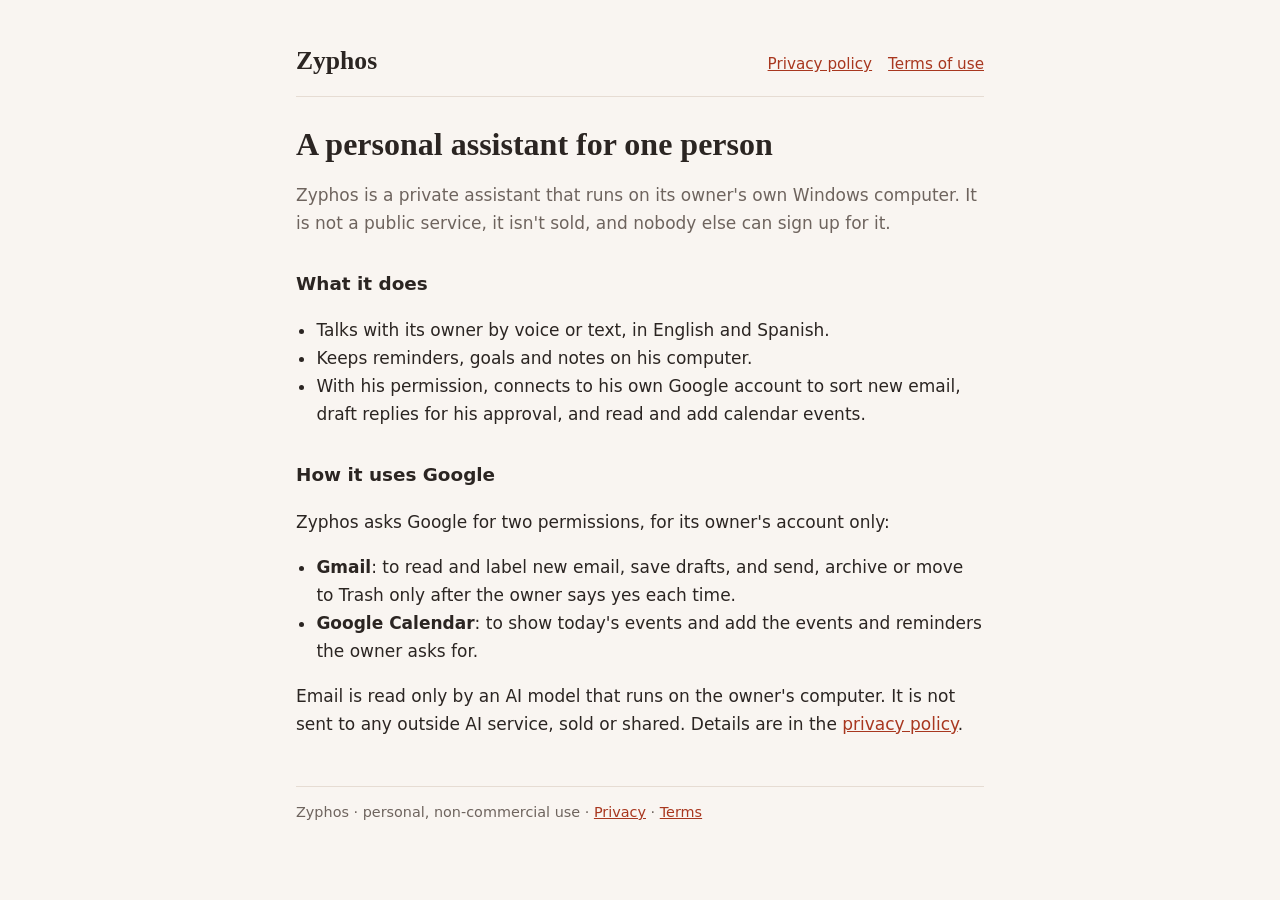
<file: index.html>
<!doctype html>
<html lang="en">
<head>
<meta charset="utf-8">
<meta name="viewport" content="width=device-width,initial-scale=1">
<title>Zyphos — a personal assistant</title>
<meta name="description" content="Zyphos is a private, personal assistant that runs on its owner's own computer.">
<link rel="stylesheet" href="style.css">
</head>
<body>
<main>
<header>
  <a class="brand" href="./">Zyphos</a>
  <nav><a href="privacy.html">Privacy policy</a><a href="terms.html">Terms of use</a></nav>
</header>

<h1>A personal assistant for one person</h1>
<p class="muted">Zyphos is a private assistant that runs on its owner's own Windows computer. It is not a public service, it isn't sold, and nobody else can sign up for it.</p>

<h2>What it does</h2>
<ul>
  <li>Talks with its owner by voice or text, in English and Spanish.</li>
  <li>Keeps reminders, goals and notes on his computer.</li>
  <li>With his permission, connects to his own Google account to sort new email, draft replies for his approval, and read and add calendar events.</li>
</ul>

<h2>How it uses Google</h2>
<p>Zyphos asks Google for two permissions, for its owner's account only:</p>
<ul>
  <li><b>Gmail</b>: to read and label new email, save drafts, and send, archive or move to Trash only after the owner says yes each time.</li>
  <li><b>Google Calendar</b>: to show today's events and add the events and reminders the owner asks for.</li>
</ul>
<p>Email is read only by an AI model that runs on the owner's computer. It is not sent to any outside AI service, sold or shared. Details are in the <a href="privacy.html">privacy policy</a>.</p>


<footer>Zyphos · personal, non-commercial use · <a href="privacy.html">Privacy</a> · <a href="terms.html">Terms</a></footer>
</main>
</body>
</html>
</file>
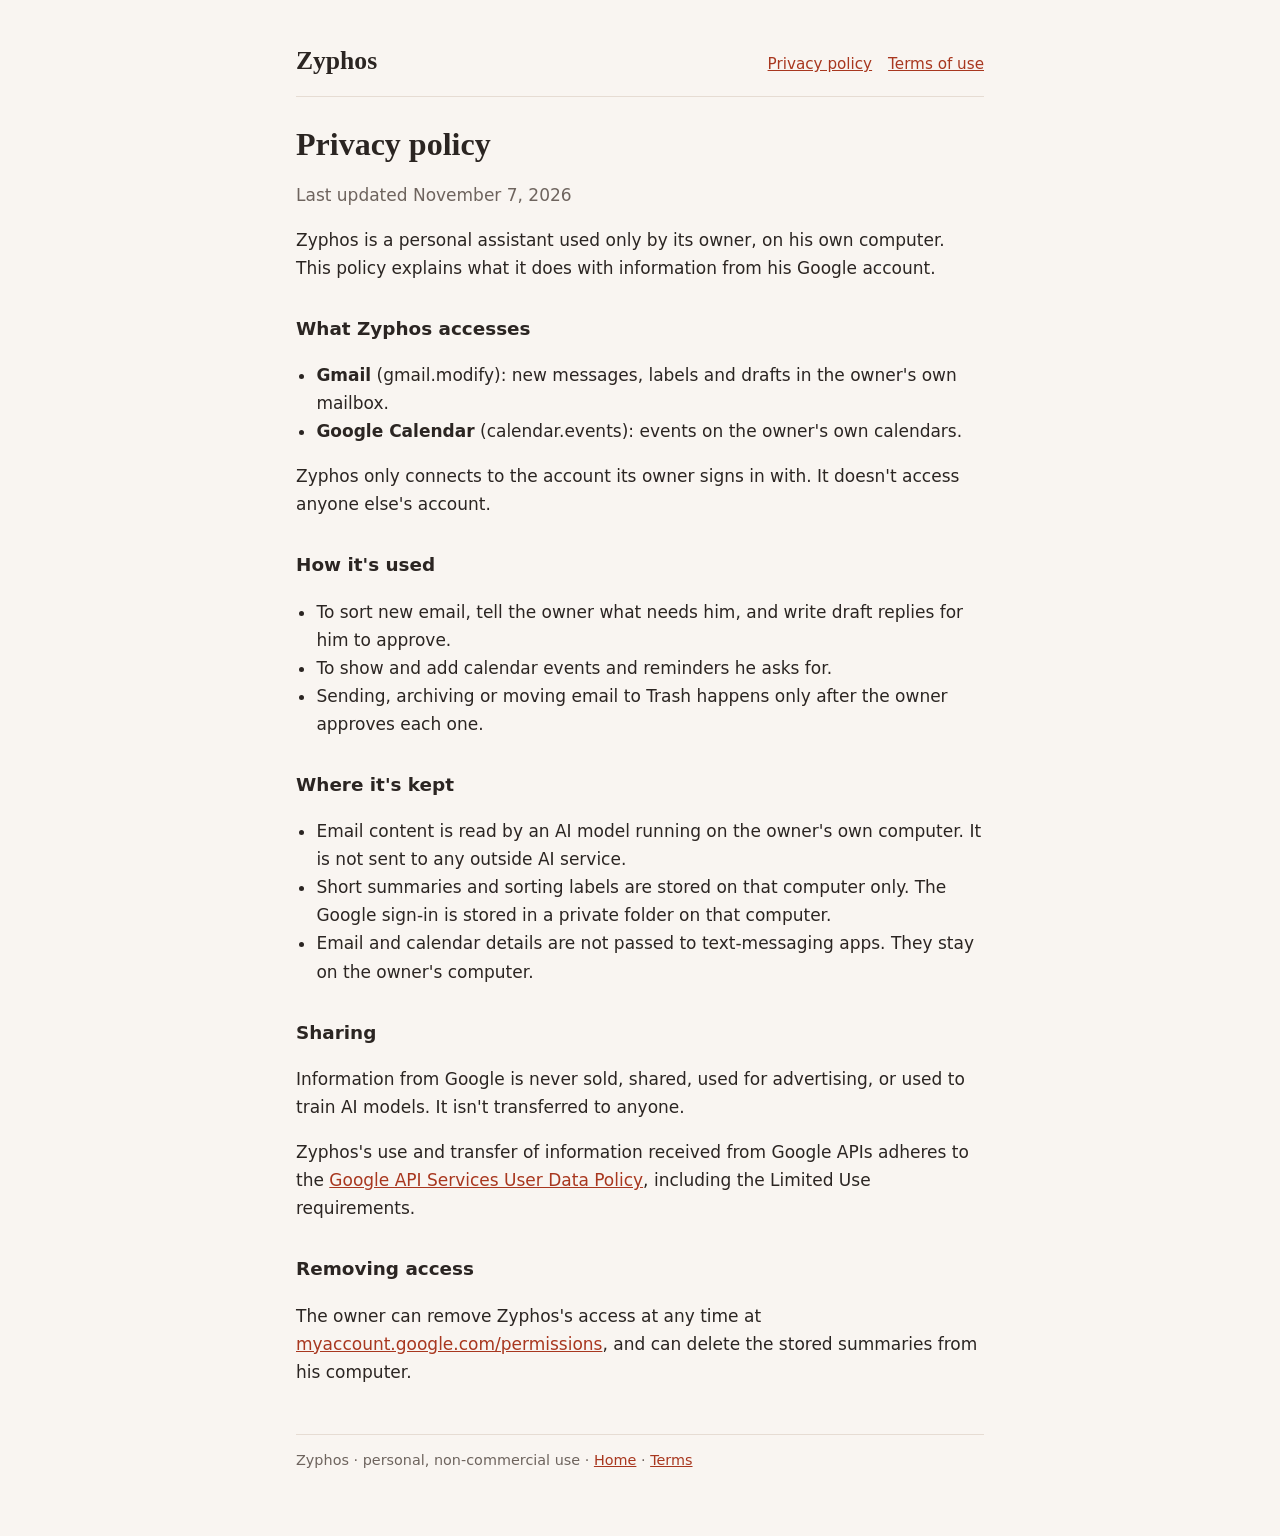
<file: privacy.html>
<!doctype html>
<html lang="en">
<head>
<meta charset="utf-8">
<meta name="viewport" content="width=device-width,initial-scale=1">
<title>Zyphos — Privacy policy</title>
<link rel="stylesheet" href="style.css">
</head>
<body>
<main>
<header>
  <a class="brand" href="./">Zyphos</a>
  <nav><a href="privacy.html">Privacy policy</a><a href="terms.html">Terms of use</a></nav>
</header>

<h1>Privacy policy</h1>
<p class="muted">Last updated November 7, 2026</p>

<p>Zyphos is a personal assistant used only by its owner, on his own computer. This policy explains what it does with information from his Google account.</p>

<h2>What Zyphos accesses</h2>
<ul>
  <li><b>Gmail</b> (gmail.modify): new messages, labels and drafts in the owner's own mailbox.</li>
  <li><b>Google Calendar</b> (calendar.events): events on the owner's own calendars.</li>
</ul>
<p>Zyphos only connects to the account its owner signs in with. It doesn't access anyone else's account.</p>

<h2>How it's used</h2>
<ul>
  <li>To sort new email, tell the owner what needs him, and write draft replies for him to approve.</li>
  <li>To show and add calendar events and reminders he asks for.</li>
  <li>Sending, archiving or moving email to Trash happens only after the owner approves each one.</li>
</ul>

<h2>Where it's kept</h2>
<ul>
  <li>Email content is read by an AI model running on the owner's own computer. It is not sent to any outside AI service.</li>
  <li>Short summaries and sorting labels are stored on that computer only. The Google sign-in is stored in a private folder on that computer.</li>
  <li>Email and calendar details are not passed to text-messaging apps. They stay on the owner's computer.</li>
</ul>

<h2>Sharing</h2>
<p>Information from Google is never sold, shared, used for advertising, or used to train AI models. It isn't transferred to anyone.</p>
<p>Zyphos's use and transfer of information received from Google APIs adheres to the <a href="https://developers.google.com/terms/api-services-user-data-policy">Google API Services User Data Policy</a>, including the Limited Use requirements.</p>

<h2>Removing access</h2>
<p>The owner can remove Zyphos's access at any time at <a href="https://myaccount.google.com/permissions">myaccount.google.com/permissions</a>, and can delete the stored summaries from his computer.</p>


<footer>Zyphos · personal, non-commercial use · <a href="./">Home</a> · <a href="terms.html">Terms</a></footer>
</main>
</body>
</html>
</file>
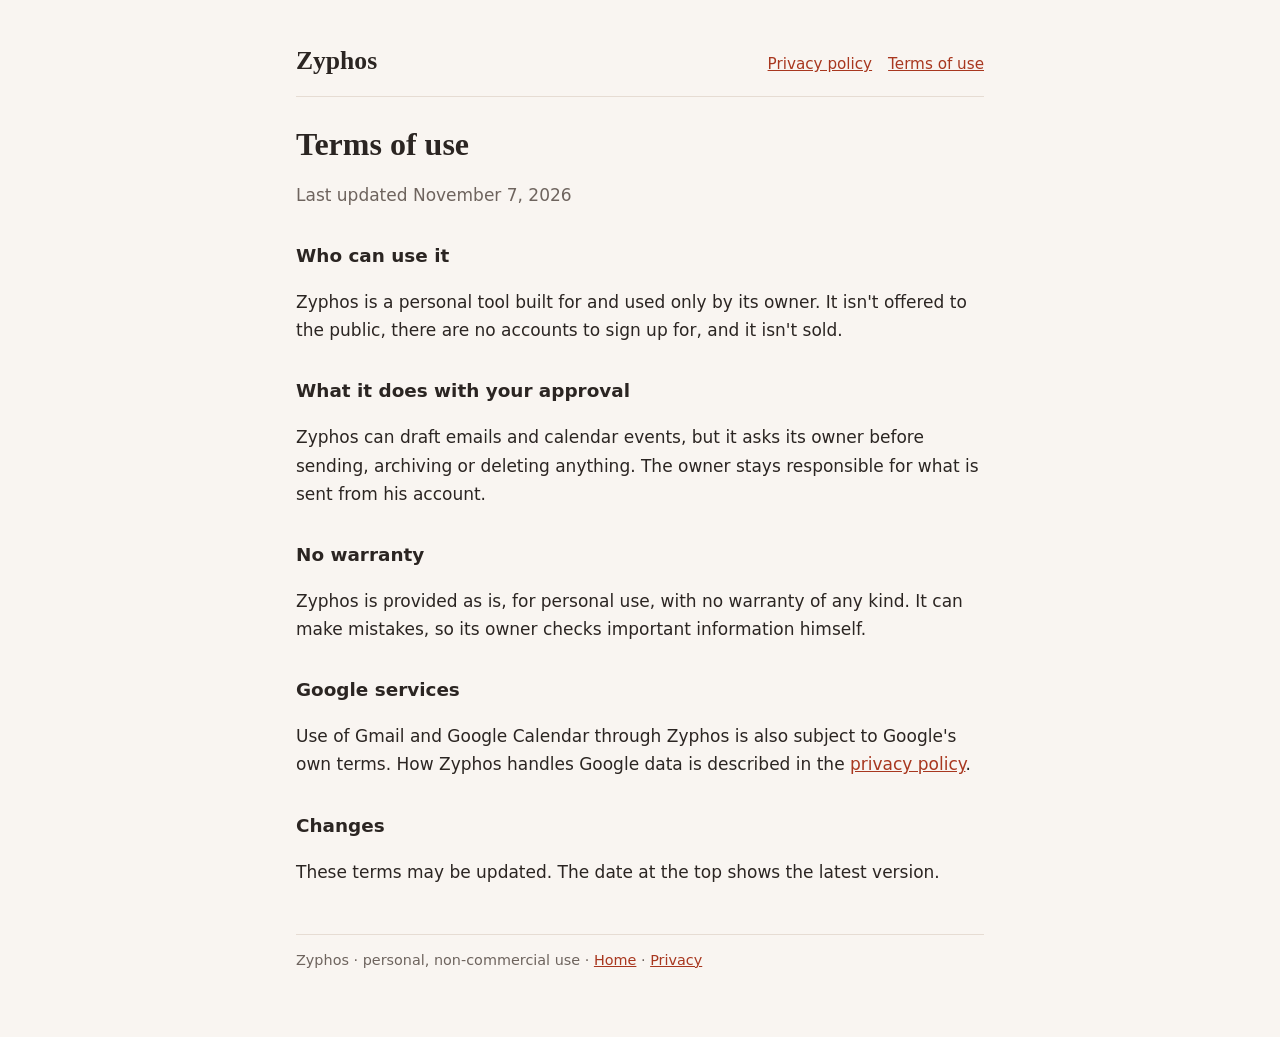
<file: terms.html>
<!doctype html>
<html lang="en">
<head>
<meta charset="utf-8">
<meta name="viewport" content="width=device-width,initial-scale=1">
<title>Zyphos — Terms of use</title>
<link rel="stylesheet" href="style.css">
</head>
<body>
<main>
<header>
  <a class="brand" href="./">Zyphos</a>
  <nav><a href="privacy.html">Privacy policy</a><a href="terms.html">Terms of use</a></nav>
</header>

<h1>Terms of use</h1>
<p class="muted">Last updated November 7, 2026</p>

<h2>Who can use it</h2>
<p>Zyphos is a personal tool built for and used only by its owner. It isn't offered to the public, there are no accounts to sign up for, and it isn't sold.</p>

<h2>What it does with your approval</h2>
<p>Zyphos can draft emails and calendar events, but it asks its owner before sending, archiving or deleting anything. The owner stays responsible for what is sent from his account.</p>

<h2>No warranty</h2>
<p>Zyphos is provided as is, for personal use, with no warranty of any kind. It can make mistakes, so its owner checks important information himself.</p>

<h2>Google services</h2>
<p>Use of Gmail and Google Calendar through Zyphos is also subject to Google's own terms. How Zyphos handles Google data is described in the <a href="privacy.html">privacy policy</a>.</p>

<h2>Changes</h2>
<p>These terms may be updated. The date at the top shows the latest version.</p>


<footer>Zyphos · personal, non-commercial use · <a href="./">Home</a> · <a href="privacy.html">Privacy</a></footer>
</main>
</body>
</html>
</file>
<file: style.css>
:root{--bg:#f9f5f1;--card:#fffdfb;--ink:#2b2522;--muted:#6e645e;--line:#e6dcd3;--accent:#a8371f}
@media (prefers-color-scheme:dark){:root{--bg:#1d1a1c;--card:#262225;--ink:#efe8e4;--muted:#b3a8a2;--line:#3a3437;--accent:#f0a08e}}
*{box-sizing:border-box}
html,body{background:var(--bg);color:var(--ink)}
body{margin:0;font:17px/1.65 system-ui,-apple-system,"Segoe UI",sans-serif}
main{max-width:720px;margin:0 auto;padding:40px max(16px,env(safe-area-inset-left)) 64px}
header{display:flex;flex-wrap:wrap;align-items:baseline;justify-content:space-between;gap:12px;border-bottom:1px solid var(--line);padding-bottom:14px;margin-bottom:28px}
.brand{font-family:Georgia,"Times New Roman",serif;font-size:1.6rem;font-weight:700;color:var(--ink);text-decoration:none}
nav{display:flex;gap:16px;font-size:.95rem}
a{color:var(--accent)}
h1{font-family:Georgia,"Times New Roman",serif;font-size:2rem;line-height:1.2;margin:0 0 8px}
h2{font-size:1.15rem;margin:32px 0 6px}
.muted{color:var(--muted)}
ul{padding-left:1.2em}
footer{margin-top:48px;padding-top:14px;border-top:1px solid var(--line);font-size:.9rem;color:var(--muted)}
</file>
